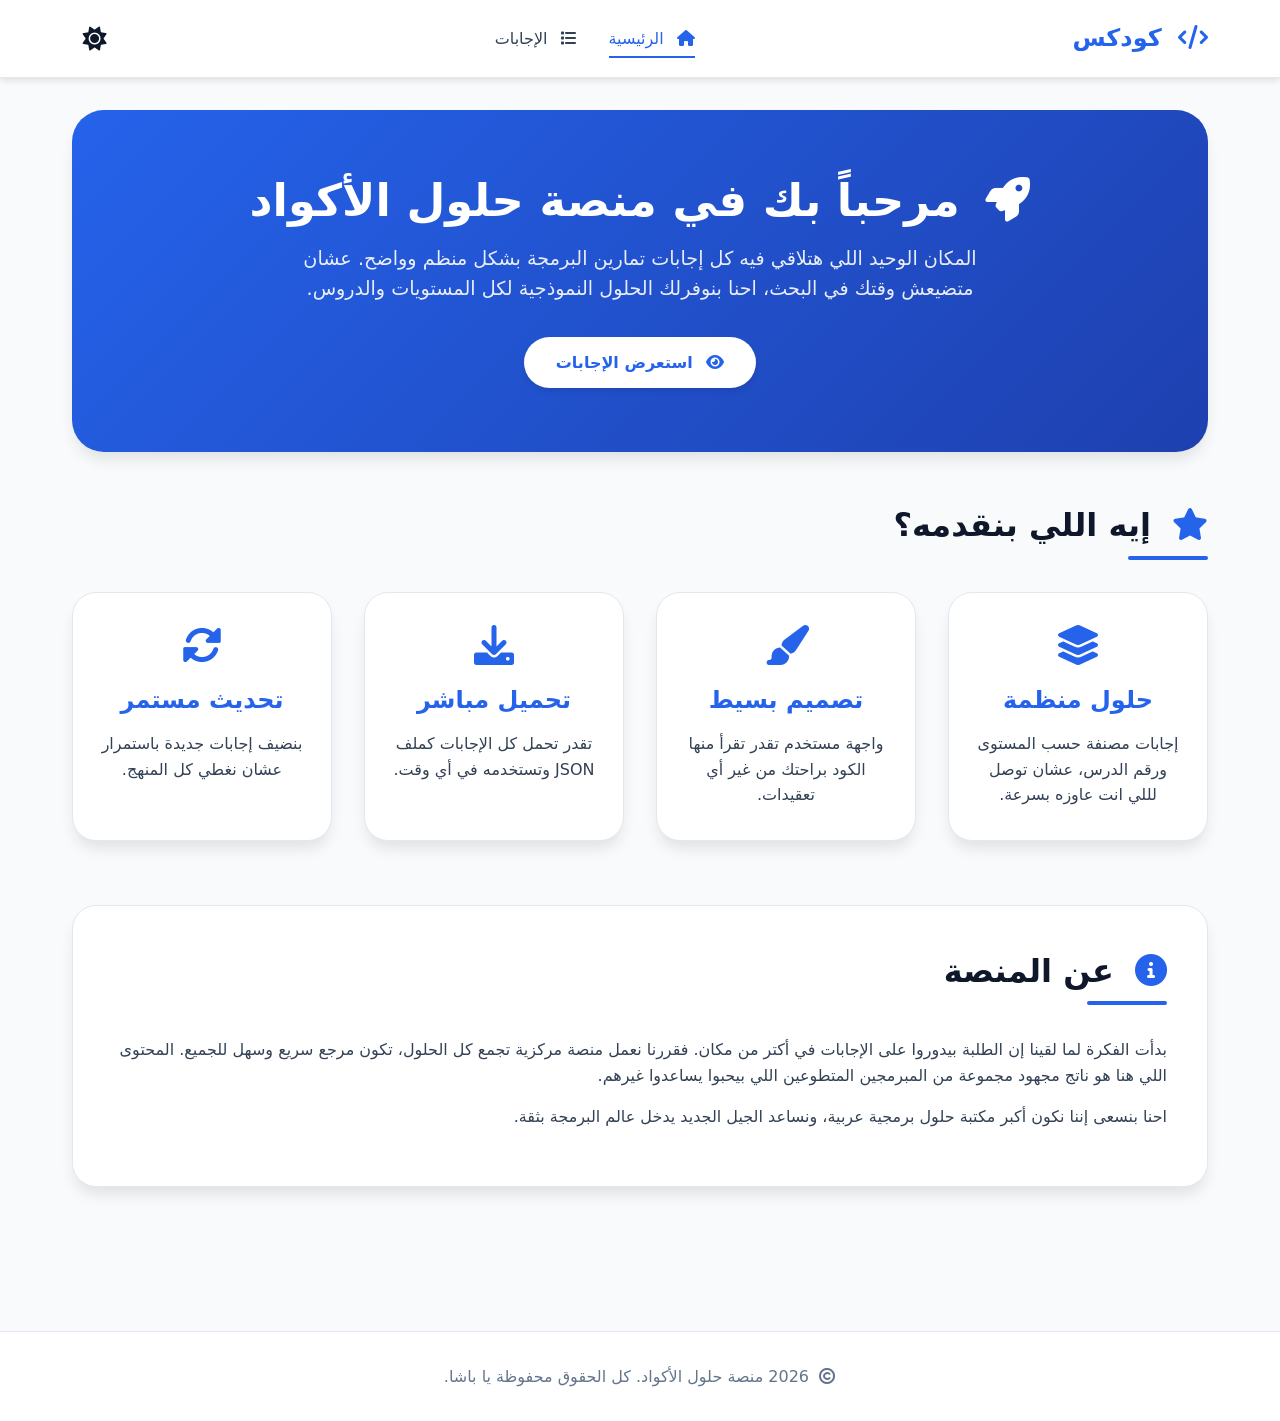
<file: index.html>
<!DOCTYPE html>
<html lang="ar" dir="rtl">
<head>
    <meta charset="UTF-8">
    <meta name="viewport" content="width=device-width, initial-scale=1.0">
    <title>منصة حلول الأكواد</title>
    
    <!-- Font Awesome للأيقونات -->
    <link rel="stylesheet" href="https://cdnjs.cloudflare.com/ajax/libs/font-awesome/6.0.0-beta3/css/all.min.css">
    
    <!-- أيقونة الموقع (Favicon) -->
    <link rel="icon" href="data:image/svg+xml,<svg xmlns='http://www.w3.org/2000/svg' viewBox='0 0 100 100'><rect width='100' height='100' rx='20' fill='%232563eb'/><text x='50' y='75' font-size='70' text-anchor='middle' fill='white' font-family='Arial'>&lt;/&gt;</text></svg>">
    
    <link rel="stylesheet" href="style.css">
</head>
<body>
    <header>
        <nav>
            <div class="logo">
                <i class="fas fa-code"></i> كودكس
            </div>
            <ul>
                <li><a href="index.html" class="active"><i class="fas fa-home"></i> الرئيسية</a></li>
                <li><a href="answers.html"><i class="fas fa-list"></i> الإجابات</a></li>
            </ul>
            <button id="theme-toggle" class="theme-btn">
                <i class="fas fa-sun"></i>
            </button>
        </nav>
    </header>

    <main>
        <section class="hero">
            <h1><i class="fas fa-rocket"></i> مرحباً بك في منصة حلول الأكواد</h1>
            <p>المكان الوحيد اللي هتلاقي فيه كل إجابات تمارين البرمجة بشكل منظم وواضح. عشان متضيعش وقتك في البحث، احنا بنوفرلك الحلول النموذجية لكل المستويات والدروس.</p>
            <a href="answers.html" class="btn"><i class="fas fa-eye"></i> استعرض الإجابات</a>
        </section>

        <section class="features">
            <h2><i class="fas fa-star"></i> إيه اللي بنقدمه؟</h2>
            <div class="feature-grid">
                <div class="feature-card">
                    <i class="fas fa-layer-group"></i>
                    <h3>حلول منظمة</h3>
                    <p>إجابات مصنفة حسب المستوى ورقم الدرس، عشان توصل لللي انت عاوزه بسرعة.</p>
                </div>
                <div class="feature-card">
                    <i class="fas fa-paint-brush"></i>
                    <h3>تصميم بسيط</h3>
                    <p>واجهة مستخدم تقدر تقرأ منها الكود براحتك من غير أي تعقيدات.</p>
                </div>
                <div class="feature-card">
                    <i class="fas fa-download"></i>
                    <h3>تحميل مباشر</h3>
                    <p>تقدر تحمل كل الإجابات كملف JSON وتستخدمه في أي وقت.</p>
                </div>
                <div class="feature-card">
                    <i class="fas fa-sync-alt"></i>
                    <h3>تحديث مستمر</h3>
                    <p>بنضيف إجابات جديدة باستمرار عشان نغطي كل المنهج.</p>
                </div>
            </div>
        </section>

        <section class="about">
            <h2><i class="fas fa-info-circle"></i> عن المنصة</h2>
            <p>بدأت الفكرة لما لقينا إن الطلبة بيدوروا على الإجابات في أكتر من مكان. فقررنا نعمل منصة مركزية تجمع كل الحلول، تكون مرجع سريع وسهل للجميع. المحتوى اللي هنا هو ناتج مجهود مجموعة من المبرمجين المتطوعين اللي بيحبوا يساعدوا غيرهم.</p>
            <p>احنا بنسعى إننا نكون أكبر مكتبة حلول برمجية عربية، ونساعد الجيل الجديد يدخل عالم البرمجة بثقة.</p>
        </section>
    </main>

    <footer>
        <p><i class="far fa-copyright"></i> 2026 منصة حلول الأكواد. كل الحقوق محفوظة يا باشا.</p>
    </footer>
<div id="copy-notification" style="display: none;"></div>
    <script src="script.js"></script>
</body>
</html>
</file>
<file: style.css>
* {
    margin: 0;
    padding: 0;
    box-sizing: border-box;
}

/* ========== متغيرات الألوان للثيمات ========== */
:root {
    --bg-primary: #f8fafc;
    --bg-secondary: #ffffff;
    --text-primary: #0f172a;
    --text-secondary: #334155;
    --border-color: #e2e8f0;
    --card-bg: #ffffff;
    --code-bg: #f1f5f9;
    --hover-bg: #f1f5f9;
    --shadow: 0 10px 15px -3px rgb(0 0 0 / 0.1);
    --hero-gradient: linear-gradient(135deg, #2563eb, #1e40af);
    --btn-bg: white;
    --btn-text: #2563eb;
    --footer-text: #64748b;
}

[data-theme="dark"] {
    --bg-primary: #0f172a;
    --bg-secondary: #1e293b;
    --text-primary: #f1f5f9;
    --text-secondary: #cbd5e1;
    --border-color: #334155;
    --card-bg: #1e293b;
    --code-bg: #0f172a;
    --hover-bg: #334155;
    --shadow: 0 10px 15px -3px rgb(0 0 0 / 0.5);
    --hero-gradient: linear-gradient(135deg, #1e40af, #0f172a);
    --btn-bg: #2563eb;
    --btn-text: white;
    --footer-text: #94a3b8;
}

body {
    font-family: system-ui, -apple-system, 'Segoe UI', Roboto, 'Helvetica Neue', sans-serif;
    background-color: var(--bg-primary);
    color: var(--text-primary);
    line-height: 1.6;
    display: flex;
    flex-direction: column;
    min-height: 100vh;
    transition: background-color 0.3s ease, color 0.3s ease;
}

header {
    background-color: var(--bg-secondary);
    box-shadow: 0 4px 6px -1px rgb(0 0 0 / 0.1);
    position: sticky;
    top: 0;
    z-index: 10;
    border-bottom: 1px solid var(--border-color);
}

nav {
    max-width: 1200px;
    margin: 0 auto;
    padding: 1rem 2rem;
    display: flex;
    justify-content: space-between;
    align-items: center;
}

.logo {
    font-size: 1.5rem;
    font-weight: 700;
    color: #2563eb;
}

.logo i {
    margin-left: 8px;
}

nav ul {
    display: flex;
    gap: 2rem;
    list-style: none;
}

nav a {
    text-decoration: none;
    color: var(--text-secondary);
    font-weight: 500;
    padding: 0.5rem 0;
    transition: color 0.2s ease;
    border-bottom: 2px solid transparent;
}

nav a i {
    margin-left: 8px;
}

nav a:hover, nav a.active {
    color: #2563eb;
    border-bottom-color: #2563eb;
}

/* ========== زر تبديل الثيم ========== */
.theme-btn {
    background: none;
    border: none;
    font-size: 1.5rem;
    cursor: pointer;
    color: var(--text-primary);
    padding: 0.5rem;
    border-radius: 50%;
    width: 45px;
    height: 45px;
    display: flex;
    align-items: center;
    justify-content: center;
    transition: all 0.3s ease;
}

.theme-btn:hover {
    background-color: var(--hover-bg);
    transform: rotate(15deg);
}

.theme-btn i {
    transition: all 0.5s ease;
}

.theme-btn:active i {
    animation: spin 0.5s ease;
}

@keyframes spin {
    from { transform: rotate(0deg); }
    to { transform: rotate(360deg); }
}

[data-theme="dark"] .theme-btn i {
    color: #fbbf24;
}

main {
    flex: 1;
    max-width: 1200px;
    margin: 2rem auto;
    padding: 0 2rem;
    width: 100%;
}

/* ========== الصفحة الرئيسية ========== */
.hero {
    background: var(--hero-gradient);
    color: white;
    padding: 4rem 3rem;
    border-radius: 2rem;
    text-align: center;
    margin-bottom: 3rem;
    box-shadow: var(--shadow);
}

.hero h1 {
    font-size: 2.8rem;
    margin-bottom: 1rem;
    line-height: 1.2;
}

.hero h1 i {
    margin-left: 10px;
}

.hero p {
    font-size: 1.2rem;
    max-width: 700px;
    margin: 0 auto 2rem auto;
    opacity: 0.9;
}

.btn {
    display: inline-block;
    background-color: var(--btn-bg);
    color: var(--btn-text);
    font-weight: 600;
    padding: 0.8rem 2rem;
    border-radius: 9999px;
    text-decoration: none;
    transition: all 0.3s ease;
    border: none;
    cursor: pointer;
    font-size: 1rem;
    box-shadow: 0 4px 6px -1px rgb(0 0 0 / 0.1);
}

.btn i {
    margin-left: 8px;
}

.btn:hover {
    transform: scale(1.05);
    box-shadow: 0 10px 15px -3px rgb(0 0 0 / 0.1);
}

[data-theme="dark"] .btn:hover {
    background-color: #1d4ed8;
}

[data-theme="dark"] .hero .btn {
    background-color: white;
    color: #2563eb;
}

.features, .about {
    margin-bottom: 4rem;
}

.features h2, .about h2, .answers-header h1 {
    font-size: 2rem;
    margin-bottom: 2rem;
    color: var(--text-primary);
    position: relative;
    padding-bottom: 0.5rem;
}

.features h2 i, .about h2 i, .answers-header h1 i {
    margin-left: 10px;
    color: #2563eb;
}

.features h2::after, .about h2::after, .answers-header h1::after {
    content: '';
    position: absolute;
    bottom: 0;
    right: 0;
    width: 80px;
    height: 4px;
    background-color: #2563eb;
    border-radius: 2px;
}

.feature-grid {
    display: grid;
    grid-template-columns: repeat(auto-fit, minmax(250px, 1fr));
    gap: 2rem;
}

.feature-card {
    background-color: var(--card-bg);
    padding: 2rem 1.5rem;
    border-radius: 1.5rem;
    box-shadow: var(--shadow);
    transition: transform 0.3s ease, box-shadow 0.3s ease;
    border: 1px solid var(--border-color);
    text-align: center;
}

.feature-card:hover {
    transform: translateY(-5px);
    box-shadow: 0 20px 25px -5px rgb(0 0 0 / 0.2);
}

.feature-card i {
    font-size: 2.5rem;
    color: #2563eb;
    margin-bottom: 1rem;
}

.feature-card h3 {
    font-size: 1.5rem;
    margin-bottom: 0.75rem;
    color: #2563eb;
}

.feature-card p {
    color: var(--text-secondary);
}

.about {
    background-color: var(--card-bg);
    padding: 2.5rem;
    border-radius: 1.5rem;
    border: 1px solid var(--border-color);
    box-shadow: var(--shadow);
}

.about p {
    margin-bottom: 1rem;
    color: var(--text-secondary);
}

/* ========== صفحة الإجابات ========== */
.answers-header {
    text-align: center;
    margin-bottom: 3rem;
}

.answers-header h1 {
    display: inline-block;
}

.answers-header p {
    color: var(--text-secondary);
    margin-bottom: 1.5rem;
    font-size: 1.1rem;
}

.answers-list {
    display: flex;
    flex-direction: column;
    gap: 2rem;
}

.level-card {
    background-color: var(--card-bg);
    border-radius: 1.5rem;
    padding: 2rem;
    box-shadow: var(--shadow);
    border: 1px solid var(--border-color);
}

.level-card h2 {
    font-size: 1.8rem;
    color: var(--text-primary);
    margin-bottom: 1.5rem;
    padding-bottom: 0.75rem;
    border-bottom: 3px solid #2563eb;
}

.level-card h2 i {
    color: #2563eb;
    margin-left: 10px;
    font-size: 1.8rem;
}

.lesson-card {
    background-color: var(--code-bg);
    border-radius: 1rem;
    padding: 1.5rem;
    margin-bottom: 1.5rem;
    border: 1px solid var(--border-color);
}

.lesson-card:last-child {
    margin-bottom: 0;
}

.lesson-card h3 {
    font-size: 1.3rem;
    margin-bottom: 1rem;
    padding-bottom: 0.5rem;
    border-bottom: 2px solid var(--border-color);
}

.lesson-card h3 i {
    margin-left: 8px;
    font-size: 1.3rem;
}

.lesson-card h3 i.fa-graduation-cap {
    color: #7c3aed;
}

.answers-list-ul {
    list-style: none;
    padding: 0;
}

.answer-item {
    background-color: var(--bg-secondary);
    border-radius: 0.75rem;
    padding: 1rem 1.5rem;
    margin-bottom: 0.75rem;
    font-family: 'Courier New', Courier, monospace;
    border: 1px solid var(--border-color);
    box-shadow: 0 1px 3px 0 rgb(0 0 0 / 0.1);
    white-space: pre-wrap;
    direction: ltr;
    text-align: left;
    color: var(--text-primary);
    transition: transform 0.2s ease;
}

.answer-item:hover {
    transform: translateX(-5px);
    border-right: 3px solid #2563eb;
}

.answer-item i {
    color: #2563eb;
    margin-left: 10px;
    font-size: 0.9rem;
    opacity: 0.7;
}

.answer-item:last-child {
    margin-bottom: 0;
}

.loading {
    text-align: center;
    color: var(--text-secondary);
    font-size: 1.2rem;
    padding: 3rem;
}

.loading i {
    margin-left: 8px;
    color: #2563eb;
}

footer {
    text-align: center;
    padding: 2rem;
    background-color: var(--bg-secondary);
    border-top: 1px solid var(--border-color);
    color: var(--footer-text);
    margin-top: 3rem;
}

footer i {
    margin-left: 5px;
}

/* ========== تحسين التمرير ========== */
::-webkit-scrollbar {
    width: 10px;
}

::-webkit-scrollbar-track {
    background: var(--bg-primary);
}

::-webkit-scrollbar-thumb {
    background: #2563eb;
    border-radius: 5px;
}

::-webkit-scrollbar-thumb:hover {
    background: #1d4ed8;
}
/* تنسيقات خاصة بالنسخ */
.answer-item {
    cursor: pointer;
    transition: all 0.2s ease;
    position: relative;
}

.answer-item:hover {
    transform: translateX(-5px);
    border-right: 3px solid #2563eb;
}

.answer-item .copy-icon {
    color: #2563eb;
    margin-left: 10px;
    font-size: 0.9rem;
    opacity: 0.7;
    transition: all 0.2s ease;
}

.answer-item:hover .copy-icon {
    opacity: 1;
    transform: scale(1.1);
}

/* رسالة تأكيد النسخ */
.answer-item.copied {
    animation: copiedFlash 0.5s ease;
}

@keyframes copiedFlash {
    0% { transform: scale(1); }
    50% { transform: scale(1.02); }
    100% { transform: scale(1); }
}

/* تنسيق ليفل 1 في الصفحة الرئيسية */
.feature-card i {
    font-size: 2.5rem;
    color: #2563eb;
    margin-bottom: 1rem;
}

.feature-card h3 {
    font-size: 1.5rem;
    margin-bottom: 0.75rem;
    color: #2563eb;
}

.feature-card p {
    color: var(--text-secondary);
}

/* تنسيق الأرقام - إزالتها من الصفحة الرئيسية */
.feature-card .badge {
    display: none; /* إخفاء أي أرقام */
}

/* تنسيق رسالة "تم النسخ" */
.copy-success {
    position: fixed;
    bottom: 20px;
    left: 50%;
    transform: translateX(-50%);
    background-color: #10b981;
    color: white;
    padding: 12px 24px;
    border-radius: 50px;
    box-shadow: 0 4px 12px rgba(0,0,0,0.2);
    z-index: 1000;
    animation: slideUp 0.3s ease;
    font-weight: bold;
}

@keyframes slideUp {
    from {
        bottom: 0;
        opacity: 0;
    }
    to {
        bottom: 20px;
        opacity: 1;
    }
}
</file>
